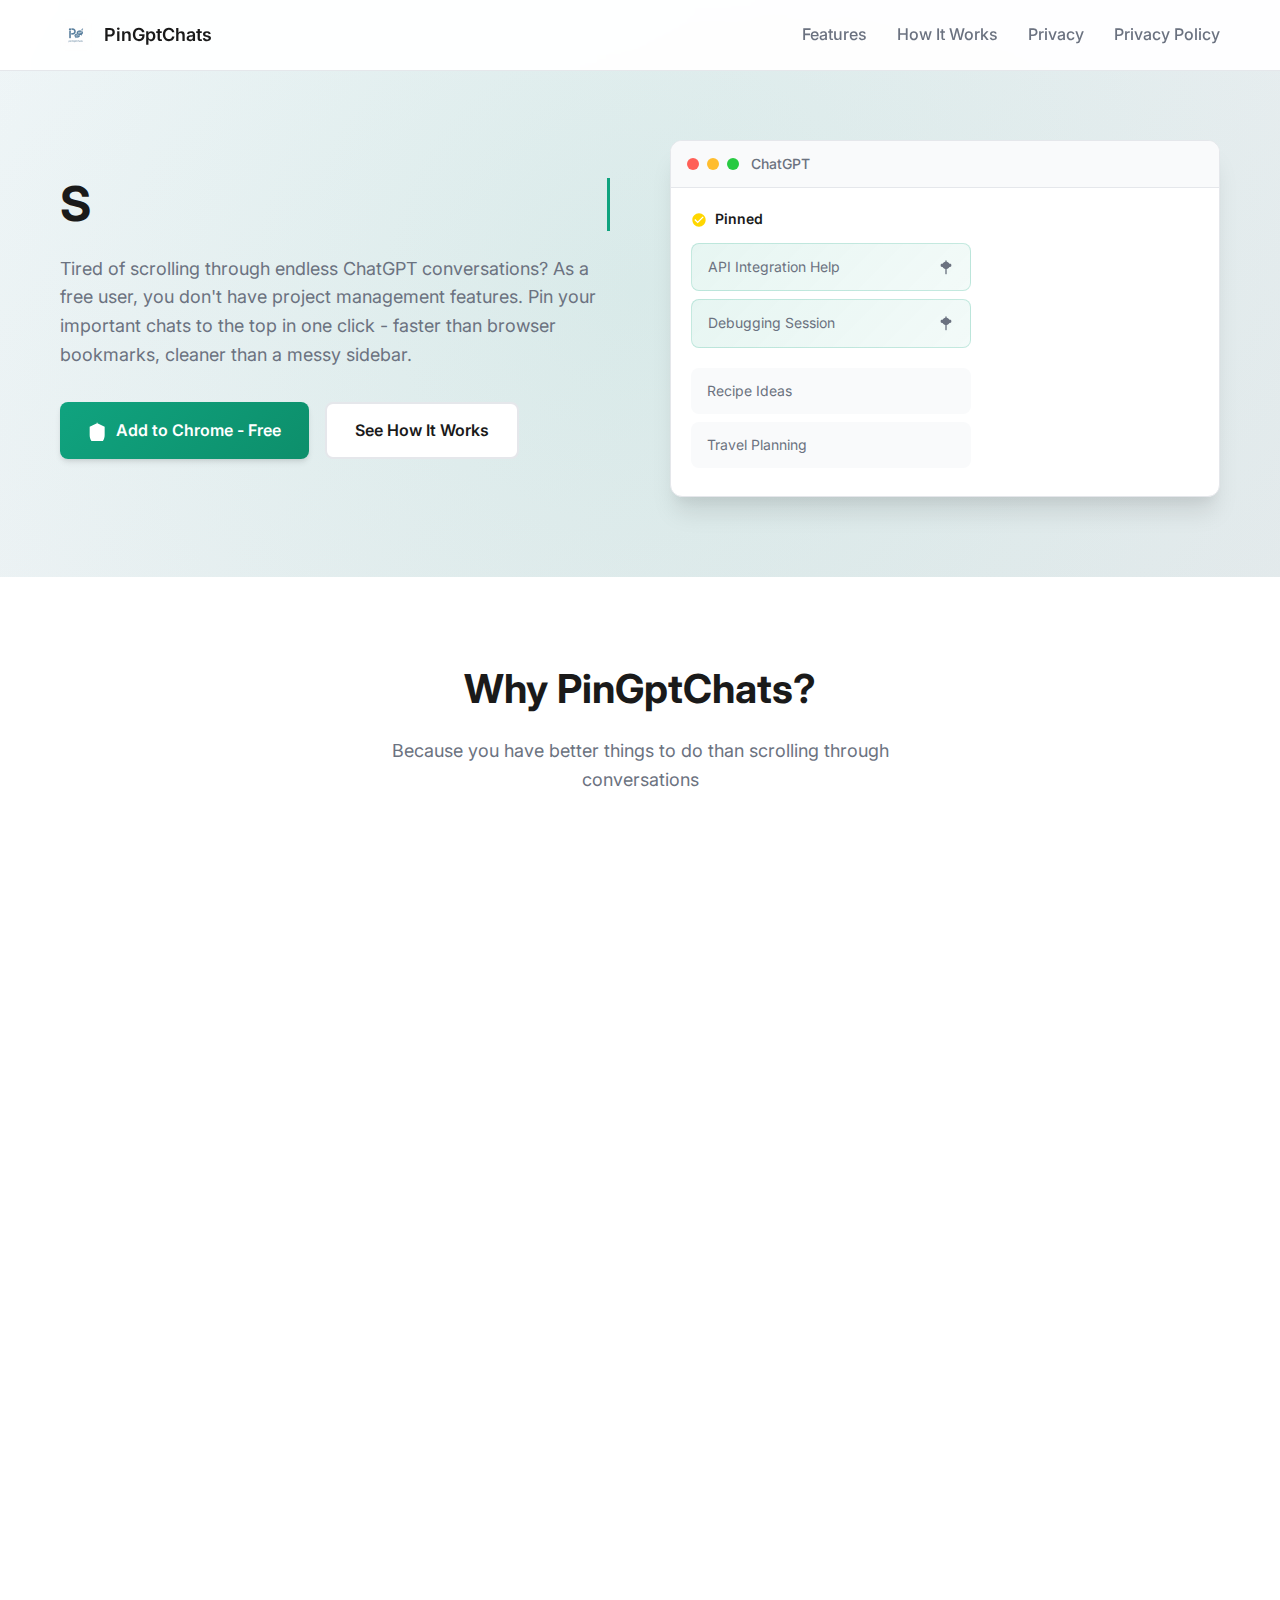
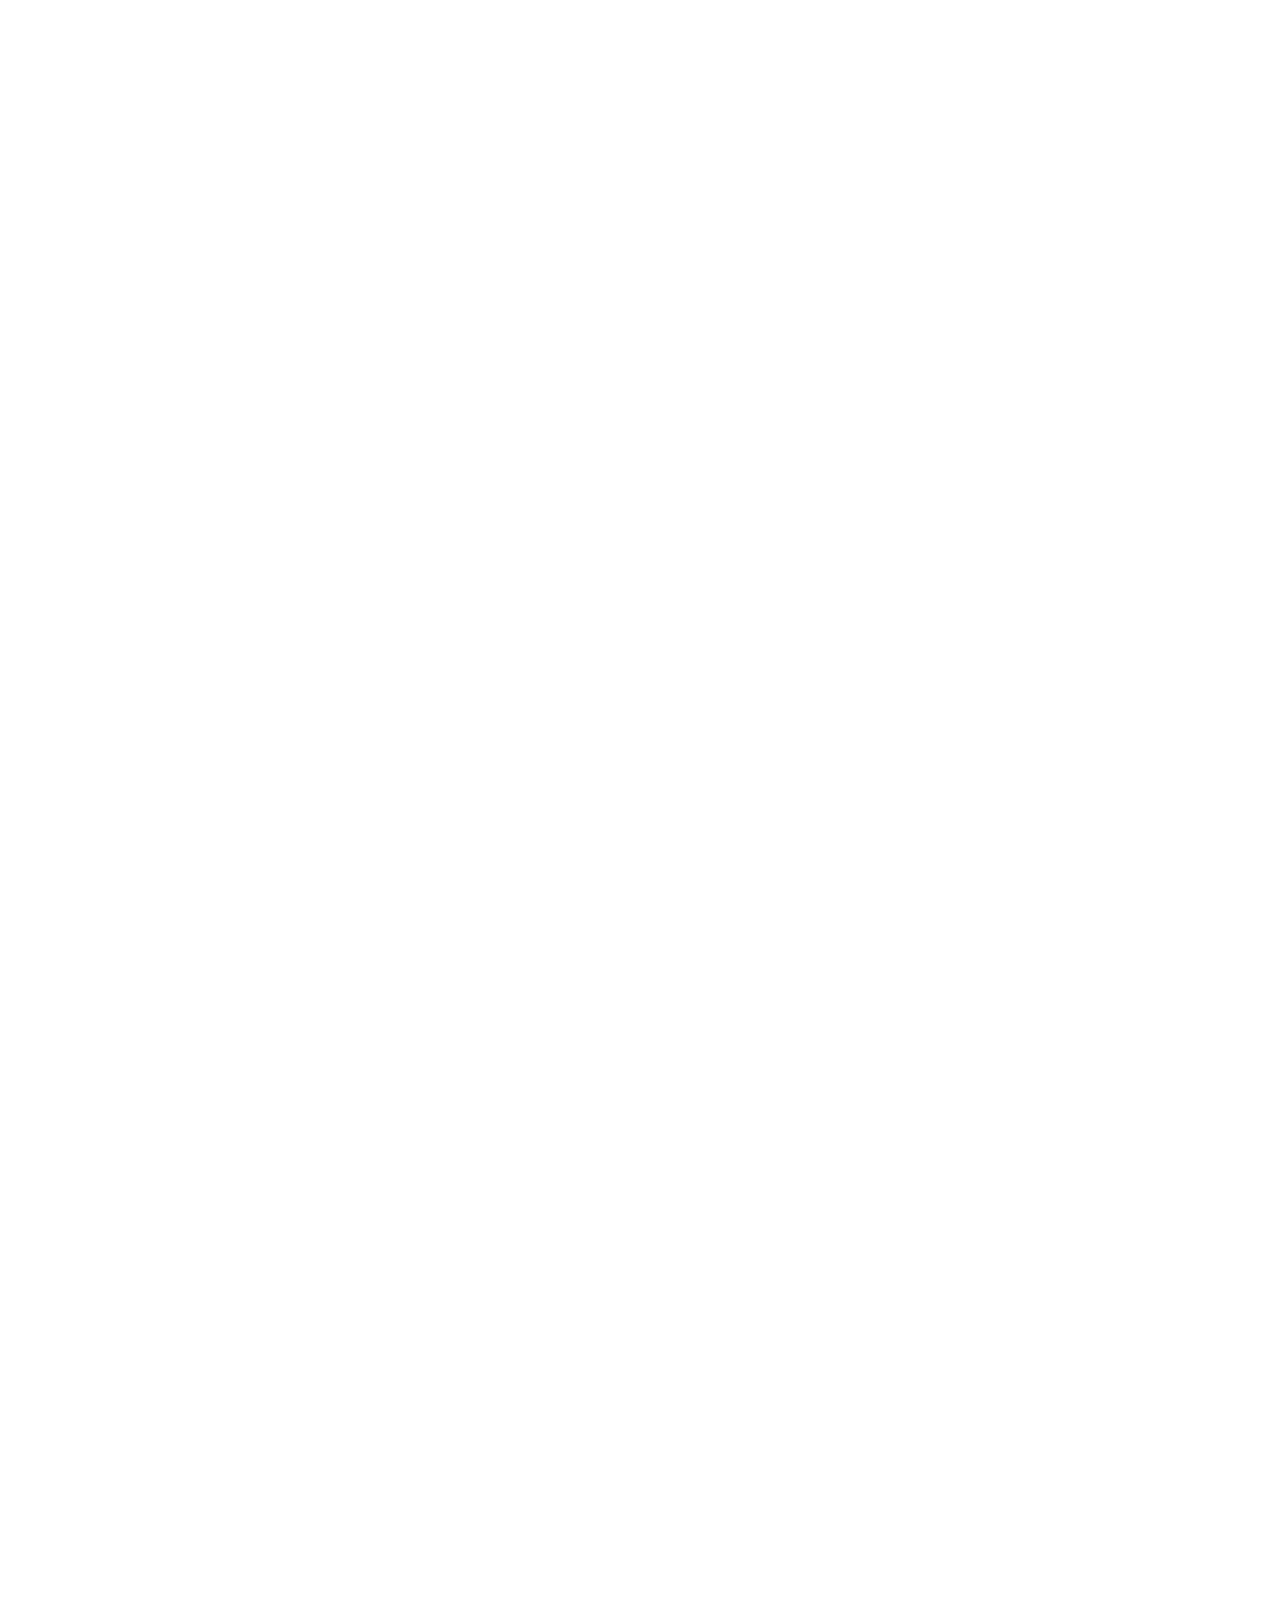
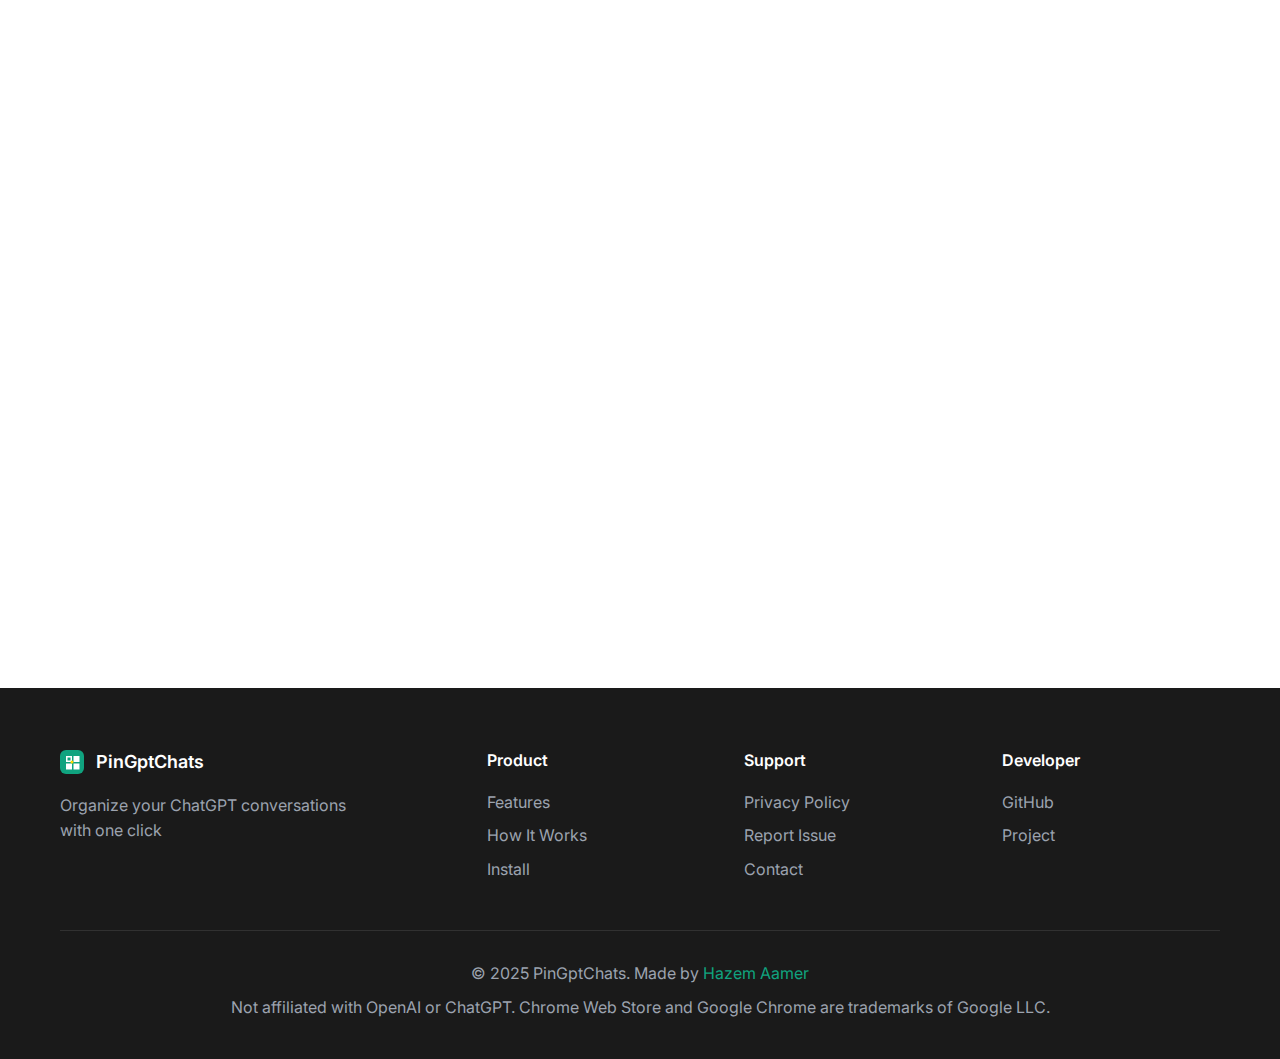
<file: index.html>
<!DOCTYPE html>
<html lang="en">
  <head>
    <meta charset="UTF-8" />
    <meta name="viewport" content="width=device-width, initial-scale=1.0" />
    <title>PinGptChats - Pin Your Important ChatGPT Conversations</title>
    <meta
      name="description"
      content="Tired of scrolling through endless ChatGPT conversations? Pin your important chats to the top with one click. Perfect for free accounts without project management features."
    />
    <meta
      name="keywords"
      content="ChatGPT, pin, chrome extension, organize conversations, productivity, free account"
    />
    <meta name="author" content="Hazem Aamer" />

    <!-- Open Graph / Facebook -->
    <meta property="og:type" content="website" />
    <meta property="og:url" content="" />
    <meta
      property="og:title"
      content="PinGptChats - Pin Your Important ChatGPT Conversations"
    />
    <meta
      property="og:description"
      content="Tired of scrolling through endless ChatGPT conversations? Pin your important chats to the top with one click."
    />

    <!-- Twitter -->
    <meta property="twitter:card" content="summary_large_image" />
    <meta property="twitter:title" content="PinGptChats" />
    <meta
      property="twitter:description"
      content="Tired of scrolling through endless ChatGPT conversations?"
    />
    <link rel="icon" type="image/png" sizes="32x32" href="favicon-32x32.png">
    <link rel="icon" type="image/png" sizes="16x16" href="favicon-16x16.png">
    <link rel="apple-touch-icon" sizes="180x180" href="apple-touch-icon.png">
    <link rel="manifest" href="site.webmanifest">
    <meta name="theme-color" content="#10a37f">
    <link rel="stylesheet" href="styles.css" />
    <link rel="preconnect" href="https://fonts.googleapis.com" />
    <link rel="preconnect" href="https://fonts.gstatic.com" crossorigin />
    <link
      href="https://fonts.googleapis.com/css2?family=Inter:wght@300;400;500;600;700&display=swap"
      rel="stylesheet"
    />
  </head>
  <body>
    <!-- Navigation -->
    <nav class="navbar" id="navbar">
      <div class="nav-container">
        <div class="nav-logo">
          <img
            src="logo.png"
            width="40"
            height="40"
            alt="PinGptChats Logo"
            class="logo-image"
          />
          <span>PinGptChats</span>
        </div>
        <div class="nav-menu" id="navMenu">
          <a href="#features" class="nav-link">Features</a>
          <a href="#how-it-works" class="nav-link">How It Works</a>
          <a href="#privacy" class="nav-link">Privacy</a>
          <a href="privacy-policy.html" class="nav-link">Privacy Policy</a>
        </div>
        <button class="nav-toggle" id="navToggle" aria-label="Toggle menu">
          <span></span>
          <span></span>
          <span></span>
        </button>
      </div>
    </nav>

    <!-- Hero Section -->
    <header class="hero">
      <div class="container">
        <div class="hero-content">
          <div class="hero-text">
            <h1 class="hero-title">
              Stop Searching.
              <span class="gradient-text">Start Pinning.</span>
            </h1>
            <p class="hero-description">
              Tired of scrolling through endless ChatGPT conversations? As a
              free user, you don't have project management features. Pin your
              important chats to the top in one click - faster than browser
              bookmarks, cleaner than a messy sidebar.
            </p>
            <div class="hero-buttons">
              <a
                href="https://chrome.google.com/webstore/detail/pingptchats"
                target="_blank"
                class="btn btn-primary"
              >
                <svg
                  width="20"
                  height="20"
                  viewBox="0 0 24 24"
                  fill="currentColor"
                >
                  <path
                    d="M12 2L2 7v10c0 5.55 3.84 10.74 9 12 5.16-1.26 9-6.45 9-12V7l-10-5z"
                  />
                </svg>
                Add to Chrome - Free
              </a>
              <a href="#how-it-works" class="btn btn-secondary"
                >See How It Works</a
              >
            </div>
          </div>
          <div class="hero-image">
            <div class="browser-mockup">
              <div class="browser-header">
                <div class="browser-dots">
                  <span></span>
                  <span></span>
                  <span></span>
                </div>
                <div class="browser-title">ChatGPT</div>
              </div>
              <div class="browser-content">
                <div class="chat-sidebar">
                  <div class="pinned-section">
                    <div class="pinned-header">
                      <svg
                        width="16"
                        height="16"
                        viewBox="0 0 24 24"
                        fill="#FFD700"
                      >
                        <path
                          d="M12 2C6.48 2 2 6.48 2 12s4.48 10 10 10 10-4.48 10-10S17.52 2 12 2zm-2 15l-5-5 1.41-1.41L10 14.17l7.59-7.59L19 8l-9 9z"
                        />
                      </svg>
                      <span>Pinned</span>
                    </div>
                    <div class="chat-item pinned">
                      <span>API Integration Help</span>
                      <svg
                        class="pin-icon pinned"
                        width="16"
                        height="16"
                        viewBox="0 0 24 24"
                        fill="currentColor"
                      >
                        <path
                          d="M12 2C12.55 2 13 2.45 13 3L13 4.1C14.8 4.47 16.3 5.64 17.1 7.2L18.2 7.2C19.19 7.2 20 8.01 20 9L20 10.2C20 11.19 19.19 12 18.2 12L17.1 12C16.3 13.56 14.8 14.73 13 15.1L13 22C13 22.55 12.55 23 12 23C11.45 23 11 22.55 11 22L11 15.1C9.2 14.73 7.7 13.56 6.9 12L5.8 12C4.81 12 4 11.19 4 10.2L4 9C4 8.01 4.81 7.2 5.8 7.2L6.9 7.2C7.7 5.64 9.2 4.47 11 4.1L11 3C11 2.45 11.45 2 12 2ZM7.2 9C7.2 7.9 7.8 7 8.7 7C9.6 7 10.3 7.9 10.3 9C10.3 10.1 9.6 11 8.7 11C7.8 11 7.2 10.1 7.2 9ZM13.7 9C13.7 7.9 14.4 7 15.3 7C16.2 7 16.9 7.9 16.9 9C16.9 10.1 16.2 11 15.3 11C14.4 11 13.7 10.1 13.7 9Z"
                        />
                      </svg>
                    </div>
                    <div class="chat-item pinned">
                      <span>Debugging Session</span>
                      <svg
                        class="pin-icon pinned"
                        width="16"
                        height="16"
                        viewBox="0 0 24 24"
                        fill="currentColor"
                      >
                        <path
                          d="M12 2C12.55 2 13 2.45 13 3L13 4.1C14.8 4.47 16.3 5.64 17.1 7.2L18.2 7.2C19.19 7.2 20 8.01 20 9L20 10.2C20 11.19 19.19 12 18.2 12L17.1 12C16.3 13.56 14.8 14.73 13 15.1L13 22C13 22.55 12.55 23 12 23C11.45 23 11 22.55 11 22L11 15.1C9.2 14.73 7.7 13.56 6.9 12L5.8 12C4.81 12 4 11.19 4 10.2L4 9C4 8.01 4.81 7.2 5.8 7.2L6.9 7.2C7.7 5.64 9.2 4.47 11 4.1L11 3C11 2.45 11.45 2 12 2ZM7.2 9C7.2 7.9 7.8 7 8.7 7C9.6 7 10.3 7.9 10.3 9C10.3 10.1 9.6 11 8.7 11C7.8 11 7.2 10.1 7.2 9ZM13.7 9C13.7 7.9 14.4 7 15.3 7C16.2 7 16.9 7.9 16.9 9C16.9 10.1 16.2 11 15.3 11C14.4 11 13.7 10.1 13.7 9Z"
                        />
                      </svg>
                    </div>
                  </div>
                  <div class="regular-section">
                    <div class="chat-item">
                      <span>Recipe Ideas</span>
                      <svg
                        class="pin-icon"
                        width="16"
                        height="16"
                        viewBox="0 0 24 24"
                        fill="none"
                        stroke="currentColor"
                        stroke-width="2"
                      >
                        <path
                          d="M12 2C12.55 2 13 2.45 13 3L13 4.1C14.8 4.47 16.3 5.64 17.1 7.2L18.2 7.2C19.19 7.2 20 8.01 20 9L20 10.2C20 11.19 19.19 12 18.2 12L17.1 12C16.3 13.56 14.8 14.73 13 15.1L13 22C13 22.55 12.55 23 12 23C11.45 23 11 22.55 11 22L11 15.1C9.2 14.73 7.7 13.56 6.9 12L5.8 12C4.81 12 4 11.19 4 10.2L4 9C4 8.01 4.81 7.2 5.8 7.2L6.9 7.2C7.7 5.64 9.2 4.47 11 4.1L11 3C11 2.45 11.45 2 12 2ZM7.2 9C7.2 7.9 7.8 7 8.7 7C9.6 7 10.3 7.9 10.3 9C10.3 10.1 9.6 11 8.7 11C7.8 11 7.2 10.1 7.2 9ZM13.7 9C13.7 7.9 14.4 7 15.3 7C16.2 7 16.9 7.9 16.9 9C16.9 10.1 16.2 11 15.3 11C14.4 11 13.7 10.1 13.7 9Z"
                        />
                      </svg>
                    </div>
                    <div class="chat-item">
                      <span>Travel Planning</span>
                      <svg
                        class="pin-icon"
                        width="16"
                        height="16"
                        viewBox="0 0 24 24"
                        fill="none"
                        stroke="currentColor"
                        stroke-width="2"
                      >
                        <path
                          d="M12 2C12.55 2 13 2.45 13 3L13 4.1C14.8 4.47 16.3 5.64 17.1 7.2L18.2 7.2C19.19 7.2 20 8.01 20 9L20 10.2C20 11.19 19.19 12 18.2 12L17.1 12C16.3 13.56 14.8 14.73 13 15.1L13 22C13 22.55 12.55 23 12 23C11.45 23 11 22.55 11 22L11 15.1C9.2 14.73 7.7 13.56 6.9 12L5.8 12C4.81 12 4 11.19 4 10.2L4 9C4 8.01 4.81 7.2 5.8 7.2L6.9 7.2C7.7 5.64 9.2 4.47 11 4.1L11 3C11 2.45 11.45 2 12 2ZM7.2 9C7.2 7.9 7.8 7 8.7 7C9.6 7 10.3 7.9 10.3 9C10.3 10.1 9.6 11 8.7 11C7.8 11 7.2 10.1 7.2 9ZM13.7 9C13.7 7.9 14.4 7 15.3 7C16.2 7 16.9 7.9 16.9 9C16.9 10.1 16.2 11 15.3 11C14.4 11 13.7 10.1 13.7 9Z"
                        />
                      </svg>
                    </div>
                  </div>
                </div>
              </div>
            </div>
          </div>
        </div>
      </div>
    </header>

    <!-- Features Section -->
    <section id="features" class="features">
      <div class="container">
        <div class="section-header">
          <h2 class="section-title">Why PinGptChats?</h2>
          <p class="section-subtitle">
            Because you have better things to do than scrolling through
            conversations
          </p>
        </div>
        <div class="features-grid">
          <div class="feature-card">
            <div class="feature-icon">
              <svg
                width="24"
                height="24"
                viewBox="0 0 24 24"
                fill="none"
                stroke="currentColor"
                stroke-width="2"
              >
                <circle cx="12" cy="12" r="10" />
                <path d="M12 6v6l4 2" />
              </svg>
            </div>
            <h3>One-Click Speed</h3>
            <p>
              Pin any conversation in under a second. No bookmarks, no folders,
              no hassle.
            </p>
          </div>
          <div class="feature-card">
            <div class="feature-icon">
              <svg
                width="24"
                height="24"
                viewBox="0 0 24 24"
                fill="none"
                stroke="currentColor"
                stroke-width="2"
              >
                <path
                  d="M12 2L2 7v10c0 5.55 3.84 10.74 9 12 5.16-1.26 9-6.45 9-12V7l-10-5z"
                />
              </svg>
            </div>
            <h3>100% Private</h3>
            <p>
              Your chats never leave your browser. No tracking, no servers, no
              bullshit.
            </p>
          </div>
          <div class="feature-card">
            <div class="feature-icon">
              <svg
                width="24"
                height="24"
                viewBox="0 0 24 24"
                fill="none"
                stroke="currentColor"
                stroke-width="2"
              >
                <path d="M3 12h18m-9-9v18" />
              </svg>
            </div>
            <h3>Perfect for Free Users</h3>
            <p>
              Don't have ChatGPT Plus projects? This is your productivity
              solution.
            </p>
          </div>
          <div class="feature-card">
            <div class="feature-icon">
              <svg
                width="24"
                height="24"
                viewBox="0 0 24 24"
                fill="none"
                stroke="currentColor"
                stroke-width="2"
              >
                <rect x="3" y="3" width="18" height="18" rx="2" />
                <path d="M9 9h6v6H9z" />
              </svg>
            </div>
            <h3>Clean Interface</h3>
            <p>Minimal design that doesn't clutter your ChatGPT experience.</p>
          </div>
          <div class="feature-card">
            <div class="feature-icon">
              <svg
                width="24"
                height="24"
                viewBox="0 0 24 24"
                fill="none"
                stroke="currentColor"
                stroke-width="2"
              >
                <path d="M1 12s4-8 11-8 11 8 11 8-4 8-11 8-11-8-11-8z" />
                <circle cx="12" cy="12" r="3" />
              </svg>
            </div>
            <h3>Always Visible</h3>
            <p>
              Your pinned chats stay at the top where you can see them
              instantly.
            </p>
          </div>
          <div class="feature-card">
            <div class="feature-icon">
              <svg
                width="24"
                height="24"
                viewBox="0 0 24 24"
                fill="none"
                stroke="currentColor"
                stroke-width="2"
              >
                <path d="M21 12h-8l-4-9-4 9H1l7 8-2 9 9-5 9 5-2-9z" />
              </svg>
            </div>
            <h3>Developer Friendly</h3>
            <p>
              Pin debugging sessions, API help, and code reviews for quick
              reference.
            </p>
          </div>
        </div>
      </div>
    </section>

    <!-- How It Works -->
    <section id="how-it-works" class="how-it-works">
      <div class="container">
        <div class="section-header">
          <h2 class="section-title">How It Works</h2>
          <p class="section-subtitle">Get started in 3 simple steps</p>
        </div>
        <div class="steps">
          <div class="step">
            <div class="step-number">1</div>
            <div class="step-content">
              <h3>Install Extension</h3>
              <p>Add PinGptChats from the Chrome Web Store - it's free</p>
            </div>
          </div>
          <div class="step">
            <div class="step-number">2</div>
            <div class="step-content">
              <h3>Visit ChatGPT</h3>
              <p>Go to chatgpt.com and hover over any conversation</p>
            </div>
          </div>
          <div class="step">
            <div class="step-number">3</div>
            <div class="step-content">
              <h3>Click to Pin</h3>
              <p>
                Click the pin icon that appears. That's it. Your chat is now at
                the top.
              </p>
            </div>
          </div>
        </div>
      </div>
    </section>

    <!-- Perfect For Section -->
    <section class="perfect-for">
      <div class="container">
        <div class="section-header">
          <h2 class="section-title">Made For</h2>
          <p class="section-subtitle">Real people solving real problems</p>
        </div>
        <div class="use-cases">
          <div class="use-case">
            <div class="use-case-icon">
              <svg
                width="32"
                height="32"
                viewBox="0 0 24 24"
                fill="none"
                stroke="currentColor"
                stroke-width="2"
              >
                <path d="M16 18l6-6-6-6M8 6l-6 6 6 6" />
              </svg>
            </div>
            <h3>Developers</h3>
            <p>
              Pin debugging sessions, API docs, and code reviews. Stop hunting
              through endless conversations.
            </p>
          </div>
          <div class="use-case">
            <div class="use-case-icon">
              <svg
                width="32"
                height="32"
                viewBox="0 0 24 24"
                fill="none"
                stroke="currentColor"
                stroke-width="2"
              >
                <path
                  d="M14 2H6a2 2 0 0 0-2 2v16a2 2 0 0 0 2 2h12a2 2 0 0 0 2-2V8z"
                />
                <polyline points="14 2 14 8 20 8" />
              </svg>
            </div>
            <h3>Researchers</h3>
            <p>
              Keep key findings and literature reviews at the top. Focus on
              research, not navigation.
            </p>
          </div>
          <div class="use-case">
            <div class="use-case-icon">
              <svg
                width="32"
                height="32"
                viewBox="0 0 24 24"
                fill="none"
                stroke="currentColor"
                stroke-width="2"
              >
                <path d="M22 10v6M2 10l10-5 10 5-10 5z" />
                <path d="M6 12v5c3 3 9 3 12 0v-5" />
              </svg>
            </div>
            <h3>Students</h3>
            <p>
              Pin study guides, homework help, and learning resources. Study
              smarter, not harder.
            </p>
          </div>
          <div class="use-case">
            <div class="use-case-icon">
              <svg
                width="32"
                height="32"
                viewBox="0 0 24 24"
                fill="none"
                stroke="currentColor"
                stroke-width="2"
              >
                <path
                  d="M11 4H4a2 2 0 0 0-2 2v14a2 2 0 0 0 2 2h14a2 2 0 0 0 2-2v-7"
                />
                <path
                  d="M18.5 2.5a2.121 2.121 0 0 1 3 3L12 15l-4 1 1-4 9.5-9.5z"
                />
              </svg>
            </div>
            <h3>Content Creators</h3>
            <p>
              Pin creative briefs, outlines, and ongoing projects. Your best
              ideas always visible.
            </p>
          </div>
        </div>
      </div>
    </section>

    <!-- Privacy Section -->
    <section id="privacy" class="privacy">
      <div class="container">
        <div class="section-header">
          <h2 class="section-title">Privacy & Security</h2>
          <p class="section-subtitle">Your privacy is our top priority</p>
        </div>
        <div class="privacy-content">
          <div class="privacy-item">
            <div class="privacy-icon">
              <svg
                width="24"
                height="24"
                viewBox="0 0 24 24"
                fill="none"
                stroke="currentColor"
                stroke-width="2"
              >
                <path d="M12 22s8-4 8-10V5l-8-3-8 3v7c0 6 8 10 8 10z" />
              </svg>
            </div>
            <div class="privacy-text">
              <h3>No Data Collection</h3>
              <p>
                We don't collect, transmit, or access your conversation content
              </p>
            </div>
          </div>
          <div class="privacy-item">
            <div class="privacy-icon">
              <svg
                width="24"
                height="24"
                viewBox="0 0 24 24"
                fill="none"
                stroke="currentColor"
                stroke-width="2"
              >
                <rect x="3" y="11" width="18" height="10" rx="2" ry="2" />
                <path d="M7 11V7a5 5 0 0 1 10 0v4" />
              </svg>
            </div>
            <div class="privacy-text">
              <h3>Local Storage Only</h3>
              <p>
                Everything stays local in your browser using Chrome's sync
                storage
              </p>
            </div>
          </div>
          <div class="privacy-item">
            <div class="privacy-icon">
              <svg
                width="24"
                height="24"
                viewBox="0 0 24 24"
                fill="none"
                stroke="currentColor"
                stroke-width="2"
              >
                <path d="M9 12l2 2 4-4" />
                <path
                  d="M21 12c.552 0 1-.448 1-1V5c0-.552-.448-1-1-1H3c-.552 0-1 .448-1 1v6c0 .552.448 1 1 1h18zm0 0v6c0 .552-.448 1-1 1H4c-.552 0-1-.448-1-1v-6"
                />
              </svg>
            </div>
            <div class="privacy-text">
              <h3>Minimal Permissions</h3>
              <p>
                Only requests storage and host permissions for ChatGPT websites
              </p>
            </div>
          </div>
        </div>
        <div class="privacy-link">
          <a href="privacy-policy.html" class="link"
            >Read our full Privacy Policy →</a
          >
        </div>
      </div>
    </section>

    <!-- CTA Section -->
    <section class="cta">
      <div class="container">
        <div class="cta-content">
          <h2>Stop The Scroll Madness</h2>
          <p>
            Install PinGptChats now and focus on what matters - your
            conversations, not finding them
          </p>
          <div class="cta-buttons">
            <a
              href="https://chrome.google.com/webstore/detail/pingptchats"
              target="_blank"
              class="btn btn-primary btn-large"
            >
              <svg
                width="20"
                height="20"
                viewBox="0 0 24 24"
                fill="currentColor"
              >
                <path
                  d="M12 2L2 7v10c0 5.55 3.84 10.74 9 12 5.16-1.26 9-6.45 9-12V7l-10-5z"
                />
              </svg>
              Add to Chrome - It's Free
            </a>
            <a
              href="https://github.com/7azemaamer/pinGptChats"
              target="_blank"
              class="btn btn-outline"
            >
              <svg
                width="20"
                height="20"
                viewBox="0 0 24 24"
                fill="currentColor"
              >
                <path
                  d="M12 0c-6.626 0-12 5.373-12 12 0 5.302 3.438 9.8 8.207 11.387.599.111.793-.261.793-.577v-2.234c-3.338.726-4.033-1.416-4.033-1.416-.546-1.387-1.333-1.756-1.333-1.756-1.089-.745.083-.729.083-.729 1.205.084 1.839 1.237 1.839 1.237 1.07 1.834 2.807 1.304 3.492.997.107-.775.418-1.305.762-1.604-2.665-.305-5.467-1.334-5.467-5.931 0-1.311.469-2.381 1.236-3.221-.124-.303-.535-1.524.117-3.176 0 0 1.008-.322 3.301 1.23.957-.266 1.983-.399 3.003-.404 1.02.005 2.047.138 3.006.404 2.291-1.552 3.297-1.23 3.297-1.23.653 1.653.242 2.874.118 3.176.77.84 1.235 1.911 1.235 3.221 0 4.609-2.807 5.624-5.479 5.921.43.372.823 1.102.823 2.222v3.293c0 .319.192.694.801.576 4.765-1.589 8.199-6.086 8.199-11.386 0-6.627-5.373-12-12-12z"
                />
              </svg>
              View on GitHub
            </a>
          </div>
        </div>
      </div>
    </section>

    <!-- Footer -->
    <footer class="footer">
      <div class="container">
        <div class="footer-content">
          <div class="footer-brand">
            <div class="footer-logo">
              <svg width="24" height="24" viewBox="0 0 32 32" fill="none">
                <rect width="32" height="32" rx="8" fill="#10A37F" />
                <path
                  d="M8 8L8 16L16 16L16 8L8 8ZM10 10L14 10L14 14L10 14L10 10Z"
                  fill="white"
                />
                <path
                  d="M18 8L26 8L26 16L18 16L18 8ZM20 10L24 10L24 14L20 14L20 10Z"
                  fill="white"
                />
                <path
                  d="M8 18L16 18L16 26L8 26L8 18ZM10 20L14 20L14 24L10 24L10 20Z"
                  fill="white"
                />
                <path
                  d="M18 18L26 18L26 26L18 26L18 18ZM20 20L24 20L24 24L20 24L20 20Z"
                  fill="white"
                />
                <circle cx="16" cy="16" r="2" fill="#FFD700" />
              </svg>
              <span>PinGptChats</span>
            </div>
            <p>Organize your ChatGPT conversations with one click</p>
          </div>
          <div class="footer-links">
            <div class="footer-section">
              <h4>Product</h4>
              <a href="#features">Features</a>
              <a href="#how-it-works">How It Works</a>
              <a
                href="https://chrome.google.com/webstore/detail/pingptchats"
                target="_blank"
                >Install</a
              >
            </div>
            <div class="footer-section">
              <h4>Support</h4>
              <a href="privacy-policy.html">Privacy Policy</a>
              <a
                href="https://github.com/7azemaamer/pinGptChats/issues"
                target="_blank"
                >Report Issue</a
              >
              <a href="mailto:hazem.aamer.dev@gmail.com">Contact</a>
            </div>
            <div class="footer-section">
              <h4>Developer</h4>
              <a href="https://github.com/7azemaamer" target="_blank">GitHub</a>
              <a
                href="https://github.com/7azemaamer/pinGptChats"
                target="_blank"
                >Project</a
              >
            </div>
          </div>
        </div>
        <div class="footer-bottom">
          <p>
            &copy; 2025 PinGptChats. Made by
            <a href="https://github.com/7azemaamer" target="_blank"
              >Hazem Aamer</a
            >
          </p>
          <p>
            Not affiliated with OpenAI or ChatGPT. Chrome Web Store and Google
            Chrome are trademarks of Google LLC.
          </p>
        </div>
      </div>
    </footer>

    <script src="script.js"></script>
  </body>
</html>
</file>
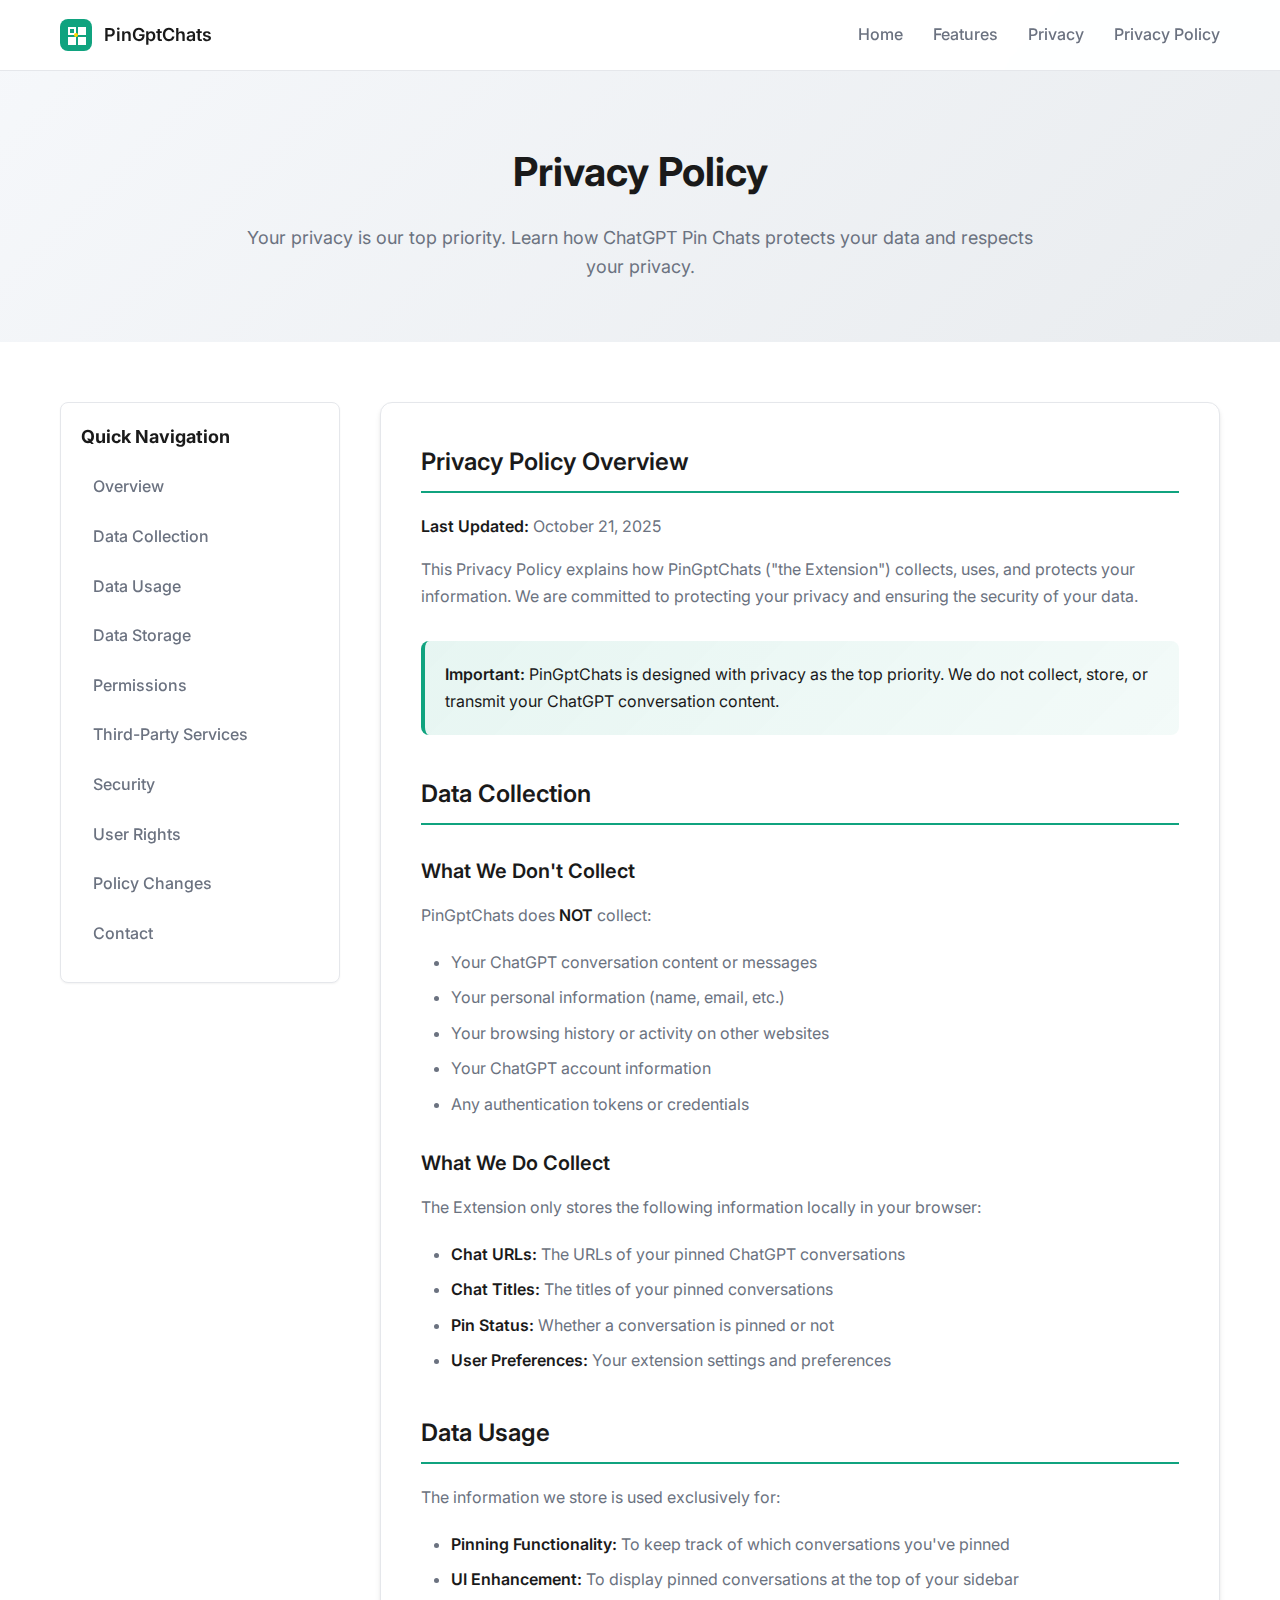
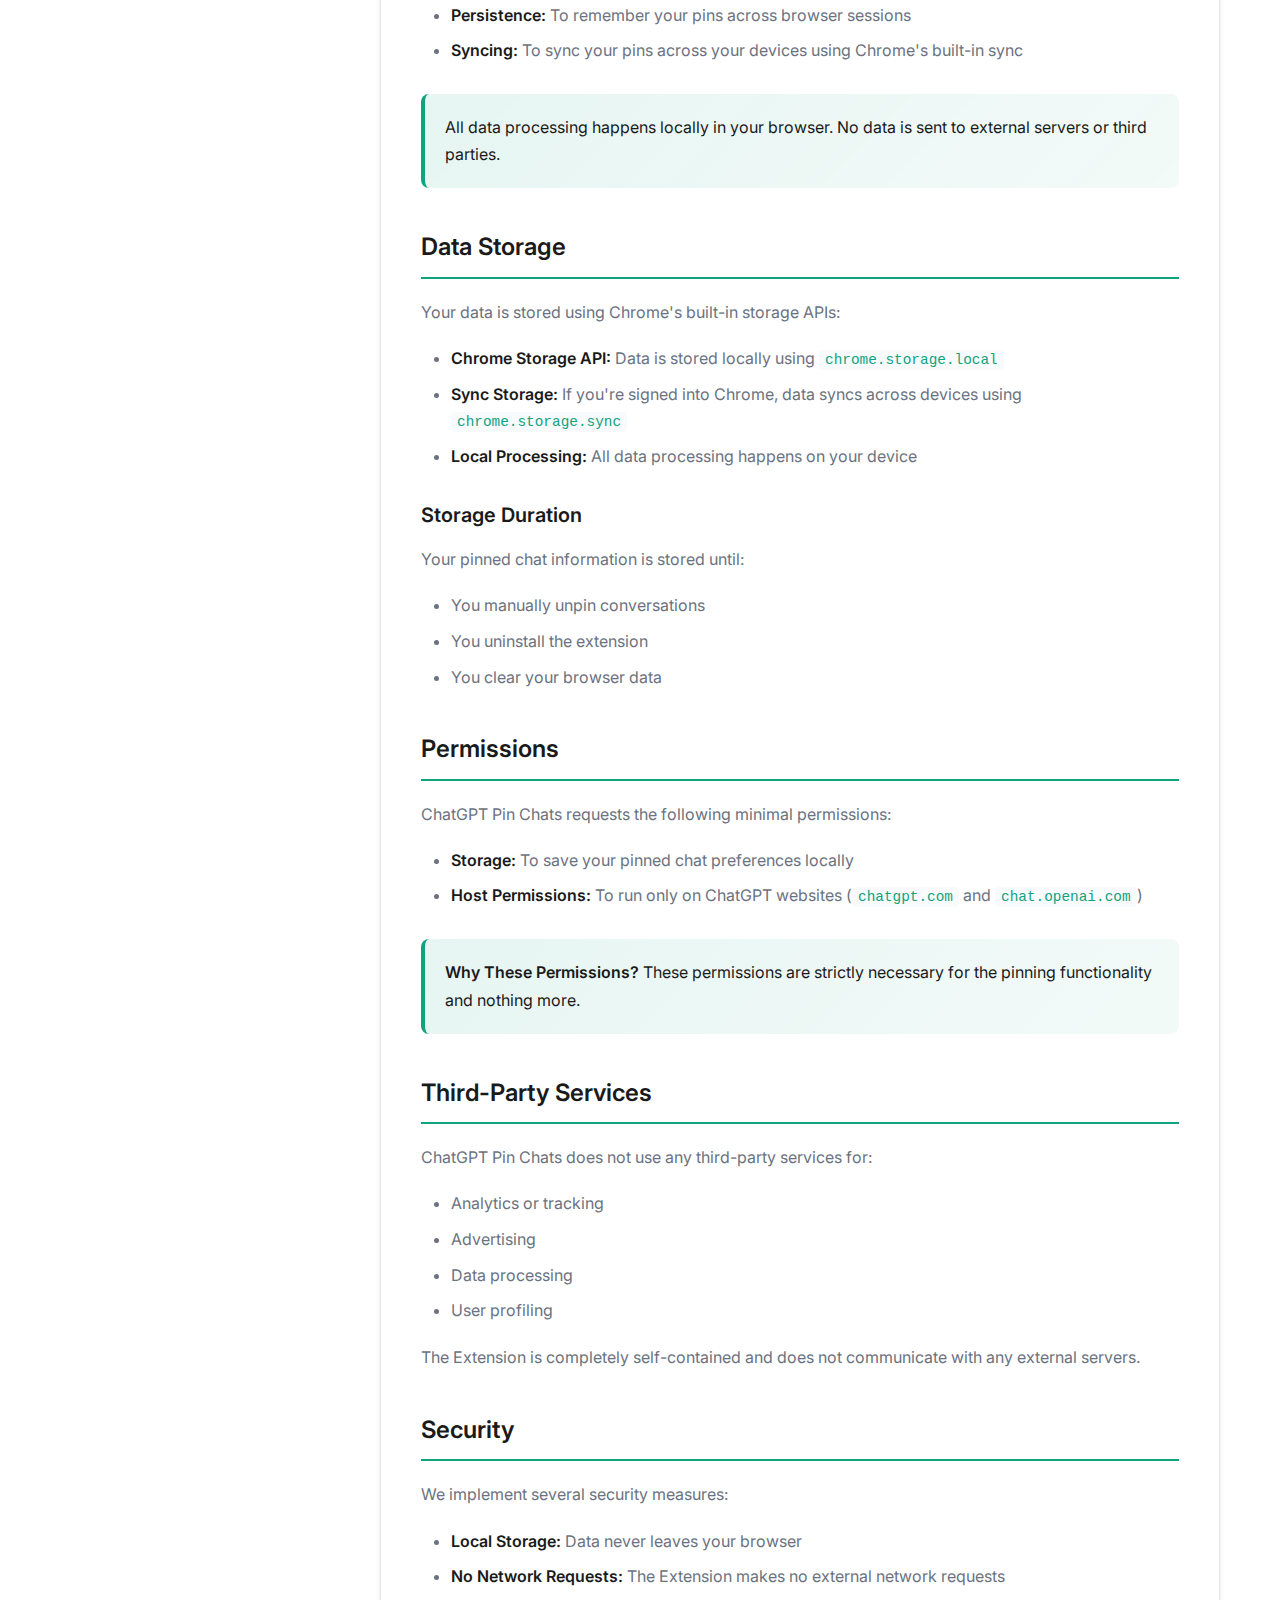
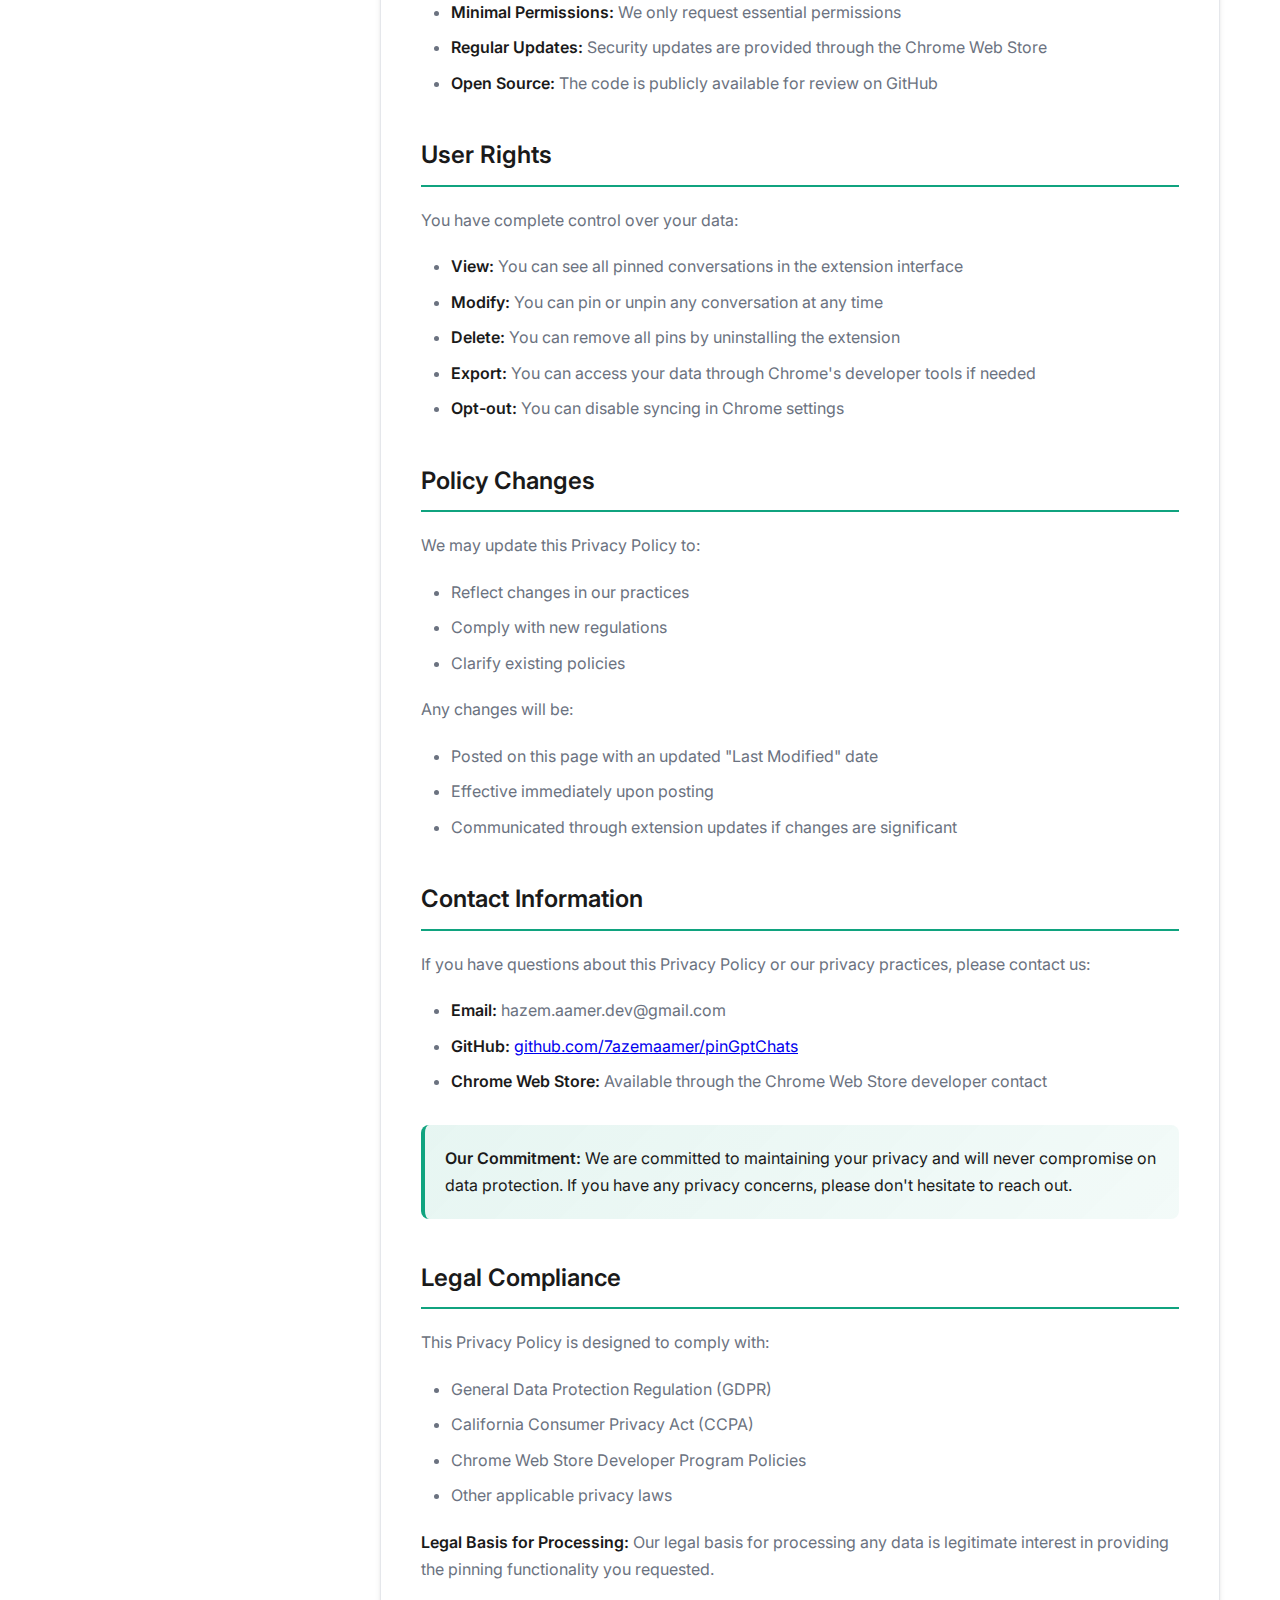
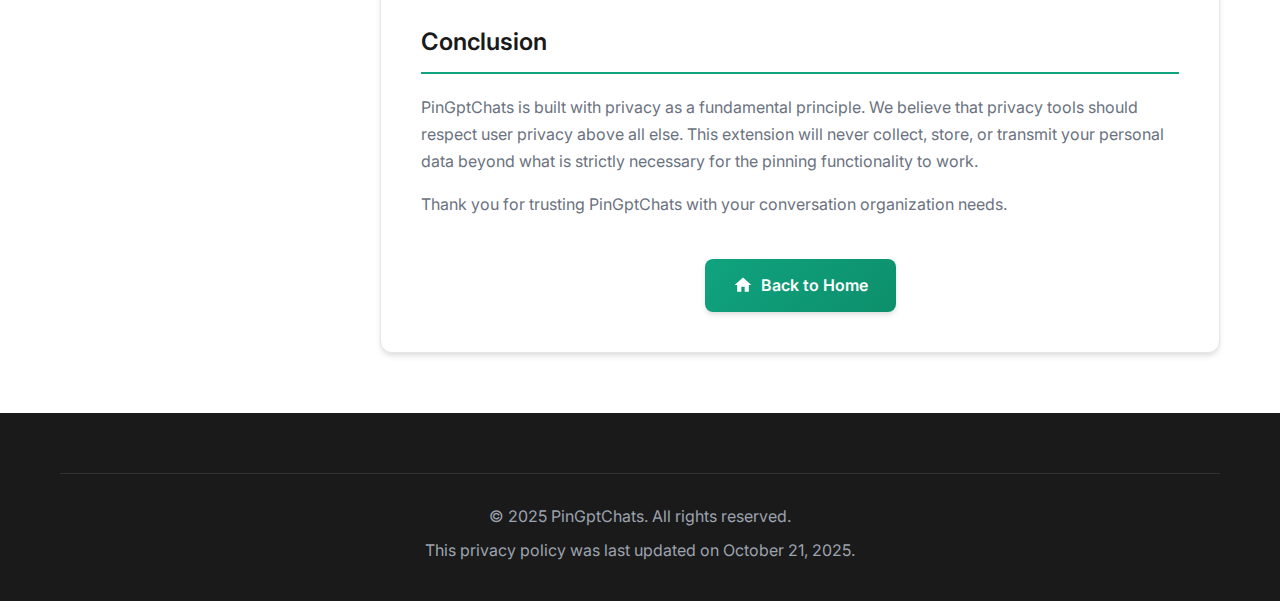
<file: privacy-policy.html>
<!DOCTYPE html>
<html lang="en">
  <head>
    <meta charset="UTF-8" />
    <meta name="viewport" content="width=device-width, initial-scale=1.0" />
    <title>Privacy Policy - PinGptChats</title>
    <meta
      name="description"
      content="Privacy policy for PinGptChats Chrome extension. Learn how we protect your data and privacy."
    />
    <meta name="robots" content="index, follow" />

    <link rel="icon" type="image/png" sizes="32x32" href="favicon-32x32.png" />
    <link rel="icon" type="image/png" sizes="16x16" href="favicon-16x16.png" />
    <link rel="apple-touch-icon" sizes="180x180" href="apple-touch-icon.png" />
    <link rel="manifest" href="site.webmanifest" />
    <meta name="theme-color" content="#10a37f" />
    <link rel="stylesheet" href="styles.css" />
    <link rel="preconnect" href="https://fonts.googleapis.com" />
    <link rel="preconnect" href="https://fonts.gstatic.com" crossorigin />
    <link
      href="https://fonts.googleapis.com/css2?family=Inter:wght@300;400;500;600;700&display=swap"
      rel="stylesheet"
    />

    <style>
      .privacy-hero {
        padding: 140px 0 60px;
        background: linear-gradient(135deg, #f6f8fb 0%, #e9ecef 100%);
        text-align: center;
      }

      .privacy-hero h1 {
        font-size: 2.5rem;
        font-weight: 700;
        margin-bottom: 20px;
        color: var(--text-primary);
      }

      .privacy-hero p {
        font-size: 1.125rem;
        color: var(--text-secondary);
        max-width: 800px;
        margin: 0 auto;
      }

      .privacy-content {
        padding: 60px 0;
        background: var(--background);
      }

      .privacy-layout {
        display: grid;
        grid-template-columns: 280px 1fr;
        gap: 40px;
        max-inline-size: 1200px;
        margin: 0 auto;
        align-items: start;
      }

      .privacy-nav {
        position: sticky;
        top: 90px;
        background: var(--background-card);
        border-radius: var(--border-radius);
        padding: 20px;
        box-shadow: var(--shadow-sm);
        border: 1px solid var(--border-color);
        max-height: calc(100vh - 120px);
        overflow-y: auto;
      }

      .privacy-document {
        background: var(--background-card);
        border-radius: var(--border-radius-lg);
        padding: 40px;
        box-shadow: var(--shadow-md);
        border: 1px solid var(--border-color);
      }

      .privacy-document h2 {
        font-size: 1.5rem;
        font-weight: 600;
        margin: 40px 0 20px 0;
        color: var(--text-primary);
        border-bottom: 2px solid var(--primary-color);
        padding-bottom: 10px;
      }

      .privacy-document h2:first-child {
        margin-top: 0;
      }

      .privacy-document h3 {
        font-size: 1.25rem;
        font-weight: 600;
        margin: 30px 0 15px 0;
        color: var(--text-primary);
      }

      .privacy-document p {
        margin-bottom: 16px;
        line-height: 1.7;
        color: var(--text-secondary);
      }

      .privacy-document ul {
        margin: 20px 0;
        padding-left: 30px;
      }

      .privacy-document li {
        margin-bottom: 10px;
        line-height: 1.6;
        color: var(--text-secondary);
      }

      .privacy-document strong {
        color: var(--text-primary);
        font-weight: 600;
      }

      .privacy-document code {
        background: var(--background-alt);
        padding: 2px 6px;
        border-radius: 4px;
        font-family: "Monaco", "Courier New", monospace;
        font-size: 0.9rem;
        color: var(--primary-color);
      }

      .privacy-highlight {
        background: linear-gradient(
          135deg,
          rgba(16, 163, 127, 0.1),
          rgba(16, 163, 127, 0.05)
        );
        border-left: 4px solid var(--primary-color);
        padding: 20px;
        margin: 30px 0;
        border-radius: var(--border-radius);
      }

      .privacy-highlight p {
        margin: 0;
        color: var(--text-primary);
      }

      .privacy-nav {
        position: sticky;
        top: 90px;
        background: var(--background-card);
        border-radius: var(--border-radius);
        padding: 20px;
        margin-bottom: 30px;
        box-shadow: var(--shadow-sm);
        border: 1px solid var(--border-color);
        max-height: calc(100vh - 120px);
        overflow-y: auto;
        z-index: 10;
      }

      .privacy-nav h3 {
        margin: 0 0 15px 0;
        font-size: 1.125rem;
        color: var(--text-primary);
      }

      .privacy-nav ul {
        list-style: none;
        padding: 0;
        margin: 0;
      }

      .privacy-nav li {
        margin-bottom: 8px;
      }

      .privacy-nav a {
        color: var(--text-secondary);
        text-decoration: none;
        font-weight: 500;
        transition: var(--transition);
        display: block;
        padding: 8px 12px;
        border-radius: 6px;
      }

      .privacy-nav a:hover {
        color: var(--primary-color);
        background: var(--background-alt);
        transform: translateX(4px);
      }

      .back-to-home {
        text-align: center;
        margin-top: 40px;
      }

      @media (max-width: 768px) {
        .privacy-hero h1 {
          font-size: 2rem;
        }

        .privacy-layout {
          grid-template-columns: 1fr;
          gap: 20px;
        }

        .privacy-nav {
          position: static;
          order: 2;
          margin-bottom: 0;
        }

        .privacy-document {
          padding: 30px 20px;
          order: 1;
        }
      }
    </style>
  </head>
  <body>
    <!-- Navigation -->
    <nav class="navbar" id="navbar">
      <div class="nav-container">
        <div class="nav-logo">
          <svg width="32" height="32" viewBox="0 0 32 32" fill="none">
            <rect width="32" height="32" rx="8" fill="#10A37F" />
            <path
              d="M8 8L8 16L16 16L16 8L8 8ZM10 10L14 10L14 14L10 14L10 10Z"
              fill="white"
            />
            <path
              d="M18 8L26 8L26 16L18 16L18 8ZM20 10L24 10L24 14L20 14L20 10Z"
              fill="white"
            />
            <path
              d="M8 18L16 18L16 26L8 26L8 18ZM10 20L14 20L14 24L10 24L10 20Z"
              fill="white"
            />
            <path
              d="M18 18L26 18L26 26L18 26L18 18ZM20 20L24 20L24 24L20 24L20 20Z"
              fill="white"
            />
            <circle cx="16" cy="16" r="2" fill="#FFD700" />
          </svg>
          <span>PinGptChats</span>
        </div>
        <div class="nav-menu" id="navMenu">
          <a href="index.html" class="nav-link">Home</a>
          <a href="index.html#features" class="nav-link">Features</a>
          <a href="index.html#privacy" class="nav-link">Privacy</a>
          <a href="privacy-policy.html" class="nav-link">Privacy Policy</a>
        </div>
        <button class="nav-toggle" id="navToggle" aria-label="Toggle menu">
          <span></span>
          <span></span>
          <span></span>
        </button>
      </div>
    </nav>

    <!-- Privacy Hero -->
    <header class="privacy-hero">
      <div class="container">
        <h1>Privacy Policy</h1>
        <p>
          Your privacy is our top priority. Learn how ChatGPT Pin Chats protects
          your data and respects your privacy.
        </p>
      </div>
    </header>

    <!-- Privacy Content -->
    <main class="privacy-content">
      <div class="container">
        <div class="privacy-layout">
          <div class="privacy-nav">
            <h3>Quick Navigation</h3>
            <ul>
              <li><a href="#overview">Overview</a></li>
              <li><a href="#data-collection">Data Collection</a></li>
              <li><a href="#data-usage">Data Usage</a></li>
              <li><a href="#data-storage">Data Storage</a></li>
              <li><a href="#permissions">Permissions</a></li>
              <li><a href="#third-party">Third-Party Services</a></li>
              <li><a href="#security">Security</a></li>
              <li><a href="#user-rights">User Rights</a></li>
              <li><a href="#changes">Policy Changes</a></li>
              <li><a href="#contact">Contact</a></li>
            </ul>
          </div>

          <div class="privacy-document">
            <h2 id="overview">Privacy Policy Overview</h2>
            <p><strong>Last Updated:</strong> October 21, 2025</p>
            <p>
              This Privacy Policy explains how PinGptChats ("the Extension")
              collects, uses, and protects your information. We are committed to
              protecting your privacy and ensuring the security of your data.
            </p>

            <div class="privacy-highlight">
              <p>
                <strong>Important:</strong> PinGptChats is designed with privacy
                as the top priority. We do not collect, store, or transmit your
                ChatGPT conversation content.
              </p>
            </div>

            <h2 id="data-collection">Data Collection</h2>
            <h3>What We Don't Collect</h3>
            <p>PinGptChats does <strong>NOT</strong> collect:</p>
            <ul>
              <li>Your ChatGPT conversation content or messages</li>
              <li>Your personal information (name, email, etc.)</li>
              <li>Your browsing history or activity on other websites</li>
              <li>Your ChatGPT account information</li>
              <li>Any authentication tokens or credentials</li>
            </ul>

            <h3>What We Do Collect</h3>
            <p>
              The Extension only stores the following information locally in
              your browser:
            </p>
            <ul>
              <li>
                <strong>Chat URLs:</strong> The URLs of your pinned ChatGPT
                conversations
              </li>
              <li>
                <strong>Chat Titles:</strong> The titles of your pinned
                conversations
              </li>
              <li>
                <strong>Pin Status:</strong> Whether a conversation is pinned or
                not
              </li>
              <li>
                <strong>User Preferences:</strong> Your extension settings and
                preferences
              </li>
            </ul>

            <h2 id="data-usage">Data Usage</h2>
            <p>The information we store is used exclusively for:</p>
            <ul>
              <li>
                <strong>Pinning Functionality:</strong> To keep track of which
                conversations you've pinned
              </li>
              <li>
                <strong>UI Enhancement:</strong> To display pinned conversations
                at the top of your sidebar
              </li>
              <li>
                <strong>Persistence:</strong> To remember your pins across
                browser sessions
              </li>
              <li>
                <strong>Syncing:</strong> To sync your pins across your devices
                using Chrome's built-in sync
              </li>
            </ul>

            <div class="privacy-highlight">
              <p>
                All data processing happens locally in your browser. No data is
                sent to external servers or third parties.
              </p>
            </div>

            <h2 id="data-storage">Data Storage</h2>
            <p>Your data is stored using Chrome's built-in storage APIs:</p>
            <ul>
              <li>
                <strong>Chrome Storage API:</strong> Data is stored locally
                using <code>chrome.storage.local</code>
              </li>
              <li>
                <strong>Sync Storage:</strong> If you're signed into Chrome,
                data syncs across devices using <code>chrome.storage.sync</code>
              </li>
              <li>
                <strong>Local Processing:</strong> All data processing happens
                on your device
              </li>
            </ul>

            <h3>Storage Duration</h3>
            <p>Your pinned chat information is stored until:</p>
            <ul>
              <li>You manually unpin conversations</li>
              <li>You uninstall the extension</li>
              <li>You clear your browser data</li>
            </ul>

            <h2 id="permissions">Permissions</h2>
            <p>ChatGPT Pin Chats requests the following minimal permissions:</p>
            <ul>
              <li>
                <strong>Storage:</strong> To save your pinned chat preferences
                locally
              </li>
              <li>
                <strong>Host Permissions:</strong> To run only on ChatGPT
                websites (<code>chatgpt.com</code> and
                <code>chat.openai.com</code>)
              </li>
            </ul>

            <div class="privacy-highlight">
              <p>
                <strong>Why These Permissions?</strong> These permissions are
                strictly necessary for the pinning functionality and nothing
                more.
              </p>
            </div>

            <h2 id="third-party">Third-Party Services</h2>
            <p>ChatGPT Pin Chats does not use any third-party services for:</p>
            <ul>
              <li>Analytics or tracking</li>
              <li>Advertising</li>
              <li>Data processing</li>
              <li>User profiling</li>
            </ul>

            <p>
              The Extension is completely self-contained and does not
              communicate with any external servers.
            </p>

            <h2 id="security">Security</h2>
            <p>We implement several security measures:</p>
            <ul>
              <li>
                <strong>Local Storage:</strong> Data never leaves your browser
              </li>
              <li>
                <strong>No Network Requests:</strong> The Extension makes no
                external network requests
              </li>
              <li>
                <strong>Minimal Permissions:</strong> We only request essential
                permissions
              </li>
              <li>
                <strong>Regular Updates:</strong> Security updates are provided
                through the Chrome Web Store
              </li>
              <li>
                <strong>Open Source:</strong> The code is publicly available for
                review on GitHub
              </li>
            </ul>

            <h2 id="user-rights">User Rights</h2>
            <p>You have complete control over your data:</p>
            <ul>
              <li>
                <strong>View:</strong> You can see all pinned conversations in
                the extension interface
              </li>
              <li>
                <strong>Modify:</strong> You can pin or unpin any conversation
                at any time
              </li>
              <li>
                <strong>Delete:</strong> You can remove all pins by uninstalling
                the extension
              </li>
              <li>
                <strong>Export:</strong> You can access your data through
                Chrome's developer tools if needed
              </li>
              <li>
                <strong>Opt-out:</strong> You can disable syncing in Chrome
                settings
              </li>
            </ul>

            <h2 id="changes">Policy Changes</h2>
            <p>We may update this Privacy Policy to:</p>
            <ul>
              <li>Reflect changes in our practices</li>
              <li>Comply with new regulations</li>
              <li>Clarify existing policies</li>
            </ul>

            <p>Any changes will be:</p>
            <ul>
              <li>Posted on this page with an updated "Last Modified" date</li>
              <li>Effective immediately upon posting</li>
              <li>
                Communicated through extension updates if changes are
                significant
              </li>
            </ul>

            <h2 id="contact">Contact Information</h2>
            <p>
              If you have questions about this Privacy Policy or our privacy
              practices, please contact us:
            </p>
            <ul>
              <li><strong>Email:</strong> hazem.aamer.dev@gmail.com</li>
              <li>
                <strong>GitHub:</strong>
                <a
                  href="https://github.com/7azemaamer/pinGptChats"
                  target="_blank"
                  rel="noopener"
                  >github.com/7azemaamer/pinGptChats</a
                >
              </li>
              <li>
                <strong>Chrome Web Store:</strong> Available through the Chrome
                Web Store developer contact
              </li>
            </ul>

            <div class="privacy-highlight">
              <p>
                <strong>Our Commitment:</strong> We are committed to maintaining
                your privacy and will never compromise on data protection. If
                you have any privacy concerns, please don't hesitate to reach
                out.
              </p>
            </div>

            <h2>Legal Compliance</h2>
            <p>This Privacy Policy is designed to comply with:</p>
            <ul>
              <li>General Data Protection Regulation (GDPR)</li>
              <li>California Consumer Privacy Act (CCPA)</li>
              <li>Chrome Web Store Developer Program Policies</li>
              <li>Other applicable privacy laws</li>
            </ul>

            <p>
              <strong>Legal Basis for Processing:</strong> Our legal basis for
              processing any data is legitimate interest in providing the
              pinning functionality you requested.
            </p>

            <h2>Conclusion</h2>
            <p>
              PinGptChats is built with privacy as a fundamental principle. We
              believe that privacy tools should respect user privacy above all
              else. This extension will never collect, store, or transmit your
              personal data beyond what is strictly necessary for the pinning
              functionality to work.
            </p>

            <p>
              Thank you for trusting PinGptChats with your conversation
              organization needs.
            </p>

            <div class="back-to-home">
              <a href="index.html" class="btn btn-primary">
                <svg
                  width="20"
                  height="20"
                  viewBox="0 0 24 24"
                  fill="currentColor"
                >
                  <path d="M10 20v-6h4v6h5v-8h3L12 3 2 12h3v8z" />
                </svg>
                Back to Home
              </a>
            </div>
          </div>
        </div>
      </div>
    </main>

    <!-- Footer -->
    <footer class="footer">
      <div class="container">
        <div class="footer-bottom">
          <p>&copy; 2025 PinGptChats. All rights reserved.</p>
          <p>This privacy policy was last updated on October 21, 2025.</p>
        </div>
      </div>
    </footer>

    <script>
      // Reuse the same script functionality
      document.addEventListener("DOMContentLoaded", function () {
        // Mobile menu toggle
        const navToggle = document.getElementById("navToggle");
        const navMenu = document.getElementById("navMenu");
        const navbar = document.getElementById("navbar");

        if (navToggle && navMenu) {
          navToggle.addEventListener("click", function () {
            navToggle.classList.toggle("active");
            navMenu.classList.toggle("active");
          });
        }

        // Close mobile menu when clicking on a link
        const navLinks = document.querySelectorAll(".nav-link");
        navLinks.forEach((link) => {
          link.addEventListener("click", function () {
            navToggle.classList.remove("active");
            navMenu.classList.remove("active");
          });
        });

        // Navbar scroll effect
        let lastScroll = 0;
        window.addEventListener("scroll", function () {
          const currentScroll = window.pageYOffset;

          if (currentScroll > 100) {
            navbar.classList.add("scrolled");
          } else {
            navbar.classList.remove("scrolled");
          }

          lastScroll = currentScroll;
        });

        // Smooth scrolling for anchor links
        document.querySelectorAll('a[href^="#"]').forEach((anchor) => {
          anchor.addEventListener("click", function (e) {
            e.preventDefault();
            const target = document.querySelector(this.getAttribute("href"));
            if (target) {
              const offsetTop = target.offsetTop - 100;
              window.scrollTo({
                top: offsetTop,
                behavior: "smooth",
              });
            }
          });
        });

        // Highlight current section in nav
        const sections = document.querySelectorAll("h2[id]");
        const navLinksHighlight = document.querySelectorAll(".privacy-nav a");

        window.addEventListener("scroll", function () {
          let current = "";
          sections.forEach((section) => {
            const sectionTop = section.offsetTop;
            const sectionHeight = section.clientHeight;
            if (pageYOffset >= sectionTop - 150) {
              current = section.getAttribute("id");
            }
          });

          navLinksHighlight.forEach((link) => {
            link.style.background = "";
            if (link.getAttribute("href") === "#" + current) {
              link.style.background = "var(--background-alt)";
            }
          });
        });
      });
    </script>
  </body>
</html>
</file>
<file: styles.css>
/* Reset and Base Styles */
* {
  margin: 0;
  padding: 0;
  box-sizing: border-box;
}

:root {
  --primary-color: #10a37f;
  --primary-hover: #0d8f6b;
  --secondary-color: #6366f1;
  --accent-color: #ffd700;
  --text-primary: #1a1a1a;
  --text-secondary: #6b7280;
  --text-light: #9ca3af;
  --background: #ffffff;
  --background-alt: #f9fafb;
  --background-card: #ffffff;
  --border-color: #e5e7eb;
  --shadow-sm: 0 1px 2px 0 rgba(0, 0, 0, 0.05);
  --shadow-md: 0 4px 6px -1px rgba(0, 0, 0, 0.1),
    0 2px 4px -1px rgba(0, 0, 0, 0.06);
  --shadow-lg: 0 10px 15px -3px rgba(0, 0, 0, 0.1),
    0 4px 6px -2px rgba(0, 0, 0, 0.05);
  --shadow-xl: 0 20px 25px -5px rgba(0, 0, 0, 0.1),
    0 10px 10px -5px rgba(0, 0, 0, 0.04);
  --border-radius: 8px;
  --border-radius-lg: 12px;
  --transition: all 0.2s cubic-bezier(0.4, 0, 0.2, 1);
}

html {
  scroll-behavior: smooth;
}

body {
  font-family: "Inter", -apple-system, BlinkMacSystemFont, "Segoe UI", Roboto,
    sans-serif;
  line-height: 1.6;
  color: var(--text-primary);
  background: var(--background);
  overflow-x: hidden;
}

/* Container */
.container {
  max-width: 1200px;
  margin: 0 auto;
  padding: 0 20px;
}

/* Navigation */
.navbar {
  position: fixed;
  top: 0;
  left: 0;
  right: 0;
  background: rgba(255, 255, 255, 0.95);
  backdrop-filter: blur(10px);
  border-bottom: 1px solid var(--border-color);
  z-index: 1000;
  transition: var(--transition);
}

.navbar.scrolled {
  background: rgba(255, 255, 255, 0.98);
  box-shadow: var(--shadow-md);
}

.nav-container {
  max-width: 1200px;
  margin: 0 auto;
  padding: 0 20px;
  display: flex;
  align-items: center;
  justify-content: space-between;
  height: 70px;
}

.nav-logo {
  display: flex;
  align-items: center;
  gap: 12px;
  font-weight: 600;
  font-size: 18px;
  color: var(--text-primary);
}

.nav-logo img {
  inline-size: 32px;
  block-size: 32px;
  border-radius: 6px;
  object-fit: cover;
  transition: var(--transition);
}

.nav-logo img:hover {
  transform: scale(1.05);
}

.nav-menu {
  display: flex;
  align-items: center;
  gap: 30px;
}

.nav-link {
  color: var(--text-secondary);
  text-decoration: none;
  font-weight: 500;
  transition: var(--transition);
  position: relative;
}

.nav-link:hover {
  color: var(--primary-color);
}

.nav-link::after {
  content: "";
  position: absolute;
  bottom: -5px;
  left: 0;
  width: 0;
  height: 2px;
  background: var(--primary-color);
  transition: var(--transition);
}

.nav-link:hover::after {
  width: 100%;
}

.nav-toggle {
  display: none;
  flex-direction: column;
  gap: 4px;
  background: none;
  border: none;
  cursor: pointer;
  padding: 8px;
}

.nav-toggle span {
  width: 24px;
  height: 2px;
  background: var(--text-primary);
  transition: var(--transition);
}

/* Hero Section */
.hero {
  padding: 140px 0 80px;
  background: linear-gradient(135deg, #667eea 0%, #764ba2 100%);
  background: linear-gradient(135deg, #f6f8fb 0%, #e9ecef 100%);
  position: relative;
  overflow: hidden;
}

.hero::before {
  content: "";
  position: absolute;
  top: -50%;
  right: -50%;
  width: 200%;
  height: 200%;
  background: radial-gradient(
    circle,
    rgba(16, 163, 127, 0.1) 0%,
    transparent 70%
  );
  animation: float 20s ease-in-out infinite;
}

@keyframes float {
  0%,
  100% {
    transform: translate(0, 0) rotate(0deg);
  }
  50% {
    transform: translate(-30px, -30px) rotate(180deg);
  }
}

.hero-content {
  display: grid;
  grid-template-columns: 1fr 1fr;
  gap: 60px;
  align-items: center;
  position: relative;
  z-index: 1;
}

.hero-title {
  font-size: 3rem;
  font-weight: 700;
  line-height: 1.1;
  margin-bottom: 24px;
  color: var(--text-primary);
  letter-spacing: -0.02em;
}

.gradient-text {
  background: linear-gradient(
    135deg,
    var(--primary-color),
    var(--secondary-color)
  );
  -webkit-background-clip: text;
  -webkit-text-fill-color: transparent;
  background-clip: text;
}

.hero-description {
  font-size: 1.125rem;
  color: var(--text-secondary);
  margin-block-end: 32px;
  line-height: 1.6;
  max-inline-size: 580px;
}

.hero-buttons {
  display: flex;
  gap: 16px;
  flex-wrap: wrap;
}

.btn {
  display: inline-flex;
  align-items: center;
  gap: 8px;
  padding: 14px 28px;
  border-radius: var(--border-radius);
  font-weight: 600;
  text-decoration: none;
  transition: var(--transition);
  cursor: pointer;
  border: none;
  font-size: 16px;
  position: relative;
  overflow: hidden;
}

.btn::before {
  content: "";
  position: absolute;
  top: 50%;
  left: 50%;
  width: 0;
  height: 0;
  border-radius: 50%;
  background: rgba(255, 255, 255, 0.2);
  transform: translate(-50%, -50%);
  transition: width 0.6s, height 0.6s;
}

.btn:active::before {
  width: 300px;
  height: 300px;
}

.btn-primary {
  background: linear-gradient(
    135deg,
    var(--primary-color),
    var(--primary-hover)
  );
  color: white;
  box-shadow: var(--shadow-md);
}

.btn-primary:hover {
  transform: translateY(-2px);
  box-shadow: var(--shadow-lg);
}

.btn-secondary {
  background: var(--background-card);
  color: var(--text-primary);
  border: 2px solid var(--border-color);
}

.btn-secondary:hover {
  background: var(--background-alt);
  border-color: var(--primary-color);
  color: var(--primary-color);
}

.btn-large {
  padding: 18px 36px;
  font-size: 18px;
}

.btn-outline {
  background: transparent;
  color: var(--primary-color);
  border: 2px solid var(--primary-color);
}

.btn-outline:hover {
  background: var(--primary-color);
  color: white;
}

/* Browser Mockup */
.hero-image {
  position: relative;
  animation: float-up 6s ease-in-out infinite;
}

@keyframes float-up {
  0%,
  100% {
    transform: translateY(0);
  }
  50% {
    transform: translateY(-20px);
  }
}

.browser-mockup {
  background: var(--background-card);
  border-radius: var(--border-radius-lg);
  box-shadow: var(--shadow-xl);
  overflow: hidden;
  border: 1px solid var(--border-color);
}

.browser-header {
  background: var(--background-alt);
  padding: 12px 16px;
  display: flex;
  align-items: center;
  gap: 12px;
  border-bottom: 1px solid var(--border-color);
}

.browser-dots {
  display: flex;
  gap: 8px;
}

.browser-dots span {
  width: 12px;
  height: 12px;
  border-radius: 50%;
}

.browser-dots span:nth-child(1) {
  background: #ff5f57;
}
.browser-dots span:nth-child(2) {
  background: #ffbd2e;
}
.browser-dots span:nth-child(3) {
  background: #28ca42;
}

.browser-title {
  font-weight: 500;
  color: var(--text-secondary);
  font-size: 14px;
}

.browser-content {
  padding: 20px;
}

.chat-sidebar {
  max-width: 280px;
}

.pinned-section {
  margin-bottom: 20px;
}

.pinned-header {
  display: flex;
  align-items: center;
  gap: 8px;
  margin-bottom: 12px;
  font-weight: 600;
  color: var(--text-primary);
  font-size: 14px;
}

.chat-item {
  display: flex;
  align-items: center;
  justify-content: space-between;
  padding: 12px 16px;
  margin-bottom: 8px;
  background: var(--background-alt);
  border-radius: var(--border-radius);
  font-size: 14px;
  color: var(--text-secondary);
  transition: var(--transition);
  cursor: pointer;
}

.chat-item:hover {
  background: var(--border-color);
  transform: translateX(4px);
}

.chat-item.pinned {
  background: linear-gradient(
    135deg,
    rgba(16, 163, 127, 0.1),
    rgba(16, 163, 127, 0.05)
  );
  border: 1px solid rgba(16, 163, 127, 0.2);
}

.pin-icon {
  transition: var(--transition);
  opacity: 0;
  transform: scale(0.8);
}

.chat-item:hover .pin-icon {
  opacity: 1;
  transform: scale(1);
}

.pin-icon.pinned {
  opacity: 1;
  transform: scale(1);
}

/* Sections */
.section-header {
  text-align: center;
  margin-bottom: 60px;
}

.section-title {
  font-size: 2.5rem;
  font-weight: 700;
  margin-bottom: 16px;
  color: var(--text-primary);
}

.section-subtitle {
  font-size: 1.125rem;
  color: var(--text-secondary);
  max-width: 600px;
  margin: 0 auto;
}

/* Features Section */
.features {
  padding: 80px 0;
  background: var(--background);
}

.features-grid {
  display: grid;
  grid-template-columns: repeat(auto-fit, minmax(350px, 1fr));
  gap: 30px;
}

.feature-card {
  background: var(--background-card);
  padding: 40px 30px;
  border-radius: var(--border-radius-lg);
  box-shadow: var(--shadow-sm);
  border: 1px solid var(--border-color);
  transition: var(--transition);
  text-align: center;
}

.feature-card:hover {
  transform: translateY(-8px);
  box-shadow: var(--shadow-xl);
  border-color: var(--primary-color);
}

.feature-icon {
  width: 60px;
  height: 60px;
  background: linear-gradient(
    135deg,
    var(--primary-color),
    var(--secondary-color)
  );
  border-radius: 50%;
  display: flex;
  align-items: center;
  justify-content: center;
  margin: 0 auto 24px;
  color: white;
}

.feature-card h3 {
  font-size: 1.25rem;
  font-weight: 600;
  margin-bottom: 16px;
  color: var(--text-primary);
}

.feature-card p {
  color: var(--text-secondary);
  line-height: 1.6;
}

/* How It Works Section */
.how-it-works {
  padding: 80px 0;
  background: var(--background-alt);
}

.steps {
  display: flex;
  justify-content: space-between;
  align-items: flex-start;
  gap: 20px;
  position: relative;
  max-width: 900px;
  margin: 0 auto;
}

.steps::before {
  content: "";
  position: absolute;
  top: 30px;
  left: 0;
  right: 0;
  height: 2px;
  background: linear-gradient(
    90deg,
    var(--primary-color),
    var(--secondary-color)
  );
  z-index: 1;
}

.step {
  flex: 1;
  text-align: center;
  position: relative;
  z-index: 2;
}

.step-number {
  width: 60px;
  height: 60px;
  background: linear-gradient(
    135deg,
    var(--primary-color),
    var(--secondary-color)
  );
  border-radius: 50%;
  display: flex;
  align-items: center;
  justify-content: center;
  margin: 0 auto 20px;
  color: white;
  font-weight: 700;
  font-size: 1.25rem;
  box-shadow: var(--shadow-md);
}

.step-content h3 {
  font-size: 1.125rem;
  font-weight: 600;
  margin-bottom: 12px;
  color: var(--text-primary);
}

.step-content p {
  color: var(--text-secondary);
  font-size: 0.95rem;
  line-height: 1.5;
}

/* Perfect For Section */
.perfect-for {
  padding: 80px 0;
  background: var(--background);
}

.use-cases {
  display: grid;
  grid-template-columns: repeat(auto-fit, minmax(250px, 1fr));
  gap: 30px;
}

.use-case {
  text-align: center;
  padding: 30px;
  border-radius: var(--border-radius-lg);
  background: var(--background-card);
  border: 1px solid var(--border-color);
  transition: var(--transition);
}

.use-case:hover {
  transform: translateY(-4px);
  box-shadow: var(--shadow-md);
  border-color: var(--primary-color);
}

.use-case-icon {
  font-size: 3rem;
  margin-bottom: 20px;
}

.use-case h3 {
  font-size: 1.25rem;
  font-weight: 600;
  margin-bottom: 12px;
  color: var(--text-primary);
}

.use-case p {
  color: var(--text-secondary);
  line-height: 1.6;
}

/* Privacy Section */
.privacy {
  padding: 80px 0;
  background: var(--background-alt);
}

.privacy-content {
  max-width: 1200px;
  margin: 0 auto;
}

.privacy-item {
  display: flex;
  align-items: flex-start;
  gap: 20px;
  margin-bottom: 40px;
  padding: 30px;
  background: var(--background-card);
  border-radius: var(--border-radius-lg);
  border: 1px solid var(--border-color);
  transition: var(--transition);
}

.privacy-item:hover {
  transform: translateX(8px);
  box-shadow: var(--shadow-md);
}

.privacy-icon {
  width: 50px;
  height: 50px;
  background: linear-gradient(
    135deg,
    var(--primary-color),
    var(--secondary-color)
  );
  border-radius: 50%;
  display: flex;
  align-items: center;
  justify-content: center;
  color: white;
  flex-shrink: 0;
}

.privacy-text h3 {
  font-size: 1.25rem;
  font-weight: 600;
  margin-bottom: 8px;
  color: var(--text-primary);
}

.privacy-text p {
  color: var(--text-secondary);
  line-height: 1.6;
}

.privacy-link {
  text-align: center;
  margin-top: 40px;
}

.link {
  color: var(--primary-color);
  text-decoration: none;
  font-weight: 600;
  transition: var(--transition);
}

.link:hover {
  color: var(--primary-hover);
}

/* CTA Section */
.cta {
  padding: 80px 0;
  background: linear-gradient(
    135deg,
    var(--primary-color),
    var(--secondary-color)
  );
  color: white;
  text-align: center;
}

.cta h2 {
  font-size: 2.5rem;
  font-weight: 700;
  margin-bottom: 20px;
}

.cta p {
  font-size: 1.25rem;
  margin-bottom: 40px;
  opacity: 0.9;
}

.cta-buttons {
  display: flex;
  gap: 16px;
  justify-content: center;
  flex-wrap: wrap;
}

.cta .btn-primary {
  background: white;
  color: var(--primary-color);
}

.cta .btn-outline {
  background: transparent;
  color: white;
  border-color: white;
}

.cta .btn-outline:hover {
  background: white;
  color: var(--primary-color);
}

/* Footer */
.footer {
  background: var(--text-primary);
  color: white;
  padding: 60px 0 30px;
}

.footer-content {
  display: grid;
  grid-template-columns: 1fr 2fr;
  gap: 60px;
  margin-bottom: 40px;
}

.footer-brand {
  max-width: 300px;
}

.footer-logo {
  display: flex;
  align-items: center;
  gap: 12px;
  font-weight: 600;
  font-size: 18px;
  margin-bottom: 16px;
}

.footer-logo img {
  inline-size: 24px;
  block-size: 24px;
  border-radius: 4px;
  object-fit: cover;
}

.footer-brand p {
  color: var(--text-light);
  line-height: 1.6;
}

.footer-links {
  display: grid;
  grid-template-columns: repeat(3, 1fr);
  gap: 40px;
}

.footer-section h4 {
  font-weight: 600;
  margin-bottom: 16px;
  color: white;
}

.footer-section a {
  display: block;
  color: var(--text-light);
  text-decoration: none;
  margin-bottom: 8px;
  transition: var(--transition);
}

.footer-section a:hover {
  color: white;
  transform: translateX(4px);
}

.footer-bottom {
  padding-top: 30px;
  border-top: 1px solid rgba(255, 255, 255, 0.1);
  text-align: center;
}

.footer-bottom p {
  color: var(--text-light);
  margin-bottom: 8px;
}

.footer-bottom a {
  color: var(--primary-color);
  text-decoration: none;
}

.footer-bottom a:hover {
  text-decoration: underline;
}

/* Responsive Design */
@media (max-width: 768px) {
  .nav-menu {
    position: fixed;
    top: 70px;
    inset-inline-start: -100%;
    inset-inline-end: 0;
    inline-size: 80%;
    max-inline-size: 300px;
    background: white;
    flex-direction: column;
    padding: 20px;
    box-shadow: var(--shadow-lg);
    transition: var(--transition);
    z-index: 999;
    max-block-size: calc(100vh - 70px);
    overflow-block: auto;
  }

  .nav-menu.active {
    inset-inline-start: 0;
  }

  .nav-toggle {
    display: flex;
  }

  /* Mobile menu backdrop */
  .nav-menu::before {
    content: '';
    position: fixed;
    inset: 0;
    background: rgba(0, 0, 0, 0.5);
    z-index: -1;
    opacity: 0;
    visibility: hidden;
    transition: var(--transition);
  }

  .nav-menu.active::before {
    opacity: 1;
    visibility: visible;
  }

  .nav-toggle.active span:nth-child(1) {
    transform: rotate(45deg) translate(5px, 5px);
  }

  .nav-toggle.active span:nth-child(2) {
    opacity: 0;
  }

  .nav-toggle.active span:nth-child(3) {
    transform: rotate(-45deg) translate(7px, -6px);
  }

  .hero-content {
    grid-template-columns: 1fr;
    gap: 40px;
    text-align: center;
  }

  .hero-title {
    font-size: 2.5rem;
  }

  .hero-description {
    font-size: 1.125rem;
  }

  .features-grid {
    grid-template-columns: 1fr;
  }

  .steps {
    flex-direction: column;
    align-items: center;
  }

  .steps::before {
    top: 30px;
    left: 30px;
    right: 30px;
    width: 2px;
    height: auto;
    bottom: 30px;
    background: linear-gradient(
      180deg,
      var(--primary-color),
      var(--secondary-color)
    );
  }

  .use-cases {
    grid-template-columns: 1fr;
  }

  .footer-content {
    grid-template-columns: 1fr;
    gap: 40px;
  }

  .footer-links {
    grid-template-columns: 1fr;
    gap: 30px;
  }

  .cta h2 {
    font-size: 2rem;
  }

  .section-title {
    font-size: 2rem;
  }
}

@media (max-width: 480px) {
  .container {
    padding: 0 16px;
  }

  .hero {
    padding: 120px 0 60px;
  }

  .hero-title {
    font-size: 2rem;
  }

  .hero-buttons {
    flex-direction: column;
    align-items: center;
  }

  .btn {
    width: 100%;
    justify-content: center;
  }

  .feature-card {
    padding: 30px 20px;
  }

  .privacy-item {
    flex-direction: column;
    text-align: center;
    padding: 20px;
  }

  .cta-buttons {
    flex-direction: column;
    align-items: center;
  }

  .cta .btn {
    width: 100%;
    max-width: 300px;
  }
}
</file>
